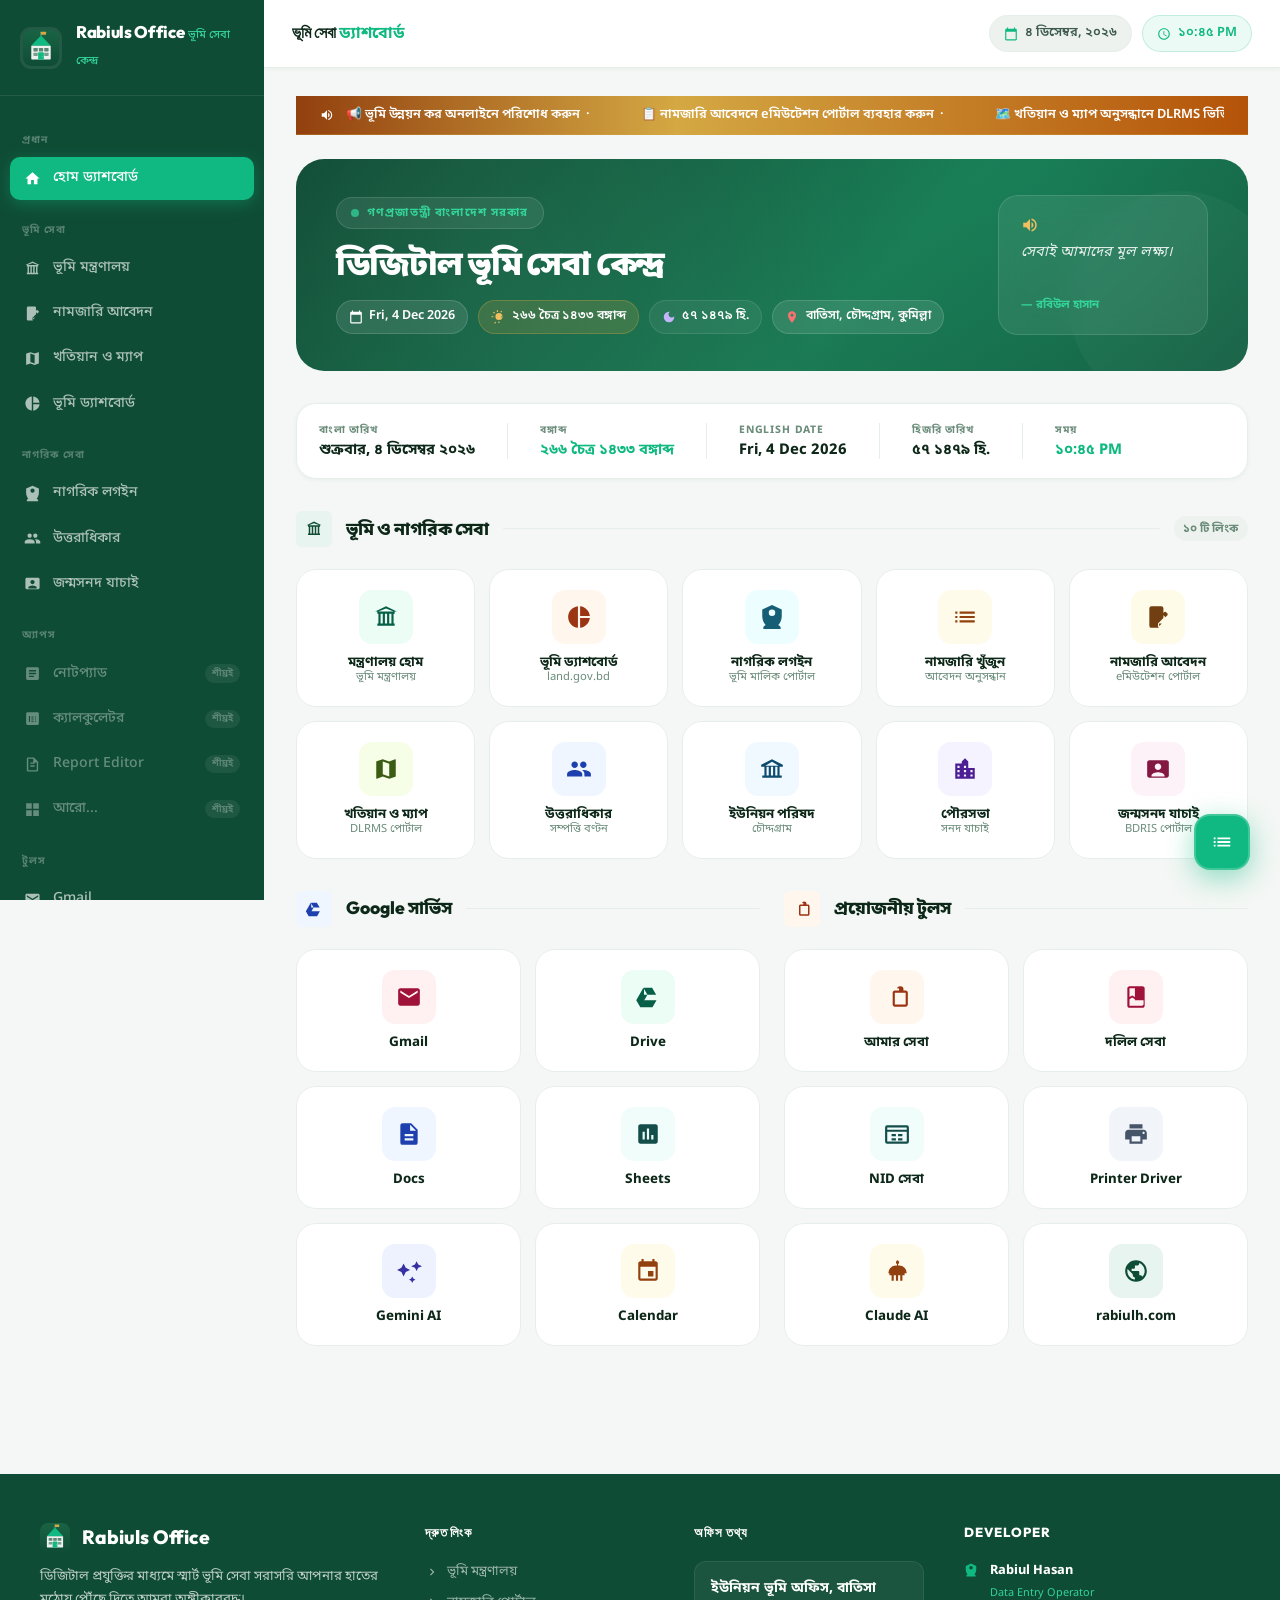
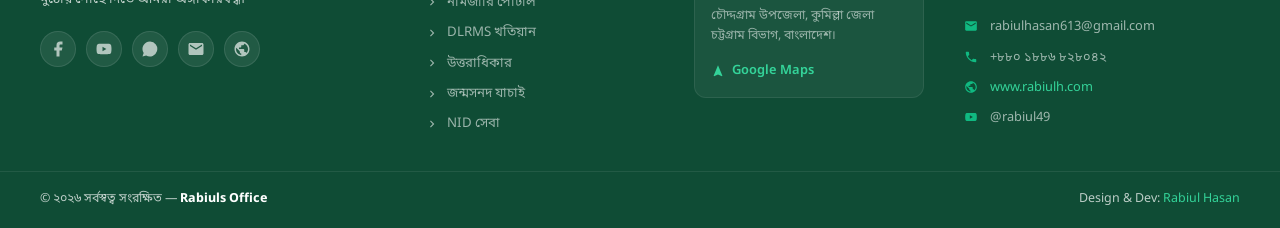
<file: index.html>
<!DOCTYPE html>
<html lang="bn" dir="ltr">
<head>
  <meta charset="UTF-8">
  <meta name="viewport" content="width=device-width, initial-scale=1.0, viewport-fit=cover">
  <meta name="theme-color" content="#0f4c35">
  <meta name="description" content="Rabiuls Office — বাতিসা ইউনিয়ন ভূমি অফিসের ডিজিটাল সার্ভিস পোর্টাল।">
  <meta name="author" content="Rabiul Hasan">
  <meta property="og:title" content="Rabiuls Office — ভূমি সেবা কেন্দ্র">
  <meta property="og:type" content="website">
  <meta property="og:url" content="https://rabiuldeo.github.io/land-office-links/">
  <meta property="og:image" content="assets/icons/icon-512.png">
  <!-- PWA -->
  <link rel="manifest" href="manifest.json">
  <meta name="mobile-web-app-capable" content="yes">
  <meta name="apple-mobile-web-app-capable" content="yes">
  <meta name="apple-mobile-web-app-status-bar-style" content="black-translucent">
  <meta name="apple-mobile-web-app-title" content="Rabiuls Office">
  <link rel="apple-touch-icon" sizes="180x180" href="assets/icons/apple-touch-icon.png">
  <meta name="msapplication-TileImage" content="assets/icons/icon-192.png">
  <meta name="msapplication-TileColor" content="#0f4c35">
  <title>হোম | Rabiuls Office</title>
  <link rel="icon" type="image/svg+xml" href="assets/icons/favicon.svg">
  <link rel="icon" type="image/png" sizes="32x32" href="assets/icons/favicon-32.png">
  <link rel="preconnect" href="https://fonts.googleapis.com">
  <link rel="preconnect" href="https://fonts.gstatic.com" crossorigin>
  <link href="https://fonts.googleapis.com/css2?family=Noto+Sans+Bengali:wght@300;400;500;600;700;800;900&family=Outfit:wght@300;400;500;600;700;800;900&display=swap" rel="stylesheet">
  <link rel="stylesheet" href="css/style.css">
</head>
<body>

<!-- SVG Sprite (inline, zero CDN) -->
<div style="display:none" aria-hidden="true">
  <svg xmlns="http://www.w3.org/2000/svg">
    <symbol id="i-house" viewBox="0 0 24 24"><path fill="currentColor" d="M10 20v-6h4v6h5v-8h3L12 3 2 12h3v8z"/></symbol>
    <symbol id="i-landmark" viewBox="0 0 24 24"><path fill="currentColor" d="M12 2L2 7h2v2h1v9H4v2h16v-2h-1V9h1V7h2L12 2zm0 2.24L19.12 7H4.88L12 4.24zM7 9h2v9H7V9zm4 0h2v9h-2V9zm4 0h2v9h-2V9z"/></symbol>
    <symbol id="i-file-pen" viewBox="0 0 24 24"><path fill="currentColor" d="M14 2H6a2 2 0 0 0-2 2v16a2 2 0 0 0 2 2h7l-1-1V18l5-5V4a2 2 0 0 0-2-2zm-1 16v2.5L15.5 18H13zm7.71-9.12-1.42-1.42a.996.996 0 0 0-1.41 0L16 9.34l2.83 2.83 1.88-1.88a.996.996 0 0 0 0-1.41z"/></symbol>
    <symbol id="i-map" viewBox="0 0 24 24"><path fill="currentColor" d="M20.5 3l-.16.03L15 5.1 9 3 3.36 4.9c-.21.07-.36.25-.36.48V20.5c0 .28.22.5.5.5l.16-.03L9 18.9l6 2.1 5.64-1.9c.21-.07.36-.25.36-.48V3.5c0-.28-.22-.5-.5-.5zM15 19l-6-2.11V5l6 2.11V19z"/></symbol>
    <symbol id="i-chart" viewBox="0 0 24 24"><path fill="currentColor" d="M11 2v20c-5.07-.5-9-4.79-9-10s3.93-9.5 9-10zm2.03 0v8.99H22c-.47-4.74-4.24-8.52-8.97-8.99zm0 11.01V22c4.74-.47 8.5-4.25 8.97-8.99h-8.97z"/></symbol>
    <symbol id="i-shield" viewBox="0 0 24 24"><path fill="currentColor" d="M12 1L3 5v6c0 5.55 3.84 10.74 9 12 5.16-1.26 9-6.45 9-12V5l-9-4zm0 4a3 3 0 1 1 0 6 3 3 0 0 1 0-6zm0 13c-2.67 0-8 1.34-8 4v1h16v-1c0-2.66-5.33-4-8-4z"/></symbol>
    <symbol id="i-users" viewBox="0 0 24 24"><path fill="currentColor" d="M16 11c1.66 0 2.99-1.34 2.99-3S17.66 5 16 5c-1.66 0-3 1.34-3 3s1.34 3 3 3zm-8 0c1.66 0 2.99-1.34 2.99-3S9.66 5 8 5C6.34 5 5 6.34 5 8s1.34 3 3 3zm0 2c-2.33 0-7 1.17-7 3.5V19h14v-2.5c0-2.33-4.67-3.5-7-3.5zm8 0c-.29 0-.62.02-.97.05 1.16.84 1.97 1.97 1.97 3.45V19h6v-2.5c0-2.33-4.67-3.5-7-3.5z"/></symbol>
    <symbol id="i-idcard" viewBox="0 0 24 24"><path fill="currentColor" d="M20 4H4c-1.1 0-2 .9-2 2v12c0 1.1.9 2 2 2h16c1.1 0 2-.9 2-2V6c0-1.1-.9-2-2-2zm-8 3c1.66 0 3 1.34 3 3s-1.34 3-3 3-3-1.34-3-3 1.34-3 3-3zm6 12H6v-1c0-2 4-3.1 6-3.1s6 1.1 6 3.1v1z"/></symbol>
    <symbol id="i-note" viewBox="0 0 24 24"><path fill="currentColor" d="M19 3H5c-1.1 0-2 .9-2 2v14c0 1.1.9 2 2 2h14c1.1 0 2-.9 2-2V5c0-1.1-.9-2-2-2zm-5 14H7v-2h7v2zm3-4H7v-2h10v2zm0-4H7V7h10v2z"/></symbol>
    <symbol id="i-calc" viewBox="0 0 24 24"><path fill="currentColor" d="M19 3H5c-1.1 0-2 .9-2 2v14c0 1.1.9 2 2 2h14c1.1 0 2-.9 2-2V5c0-1.1-.9-2-2-2zm-5.5 13.5h-3v-1.5h3v1.5zm0-3h-3V12h3v1.5zm0-3h-3V9h3v1.5zM17 16.5h-1.5V15H17v1.5zm0-3h-1.5V12H17v1.5zm0-3h-1.5V9H17v1.5zM8.5 16.5H7V8.5h1.5v8z"/></symbol>
    <symbol id="i-file" viewBox="0 0 24 24"><path fill="currentColor" d="M14 2H6a2 2 0 0 0-2 2v16a2 2 0 0 0 2 2h12a2 2 0 0 0 2-2V8l-6-6zm4 18H6V4h7v5h5v11zm-9-7h6v2H9v-2zm0-4h6v2H9V9z"/></symbol>
    <symbol id="i-grid" viewBox="0 0 24 24"><path fill="currentColor" d="M3 3h8v8H3V3zm0 10h8v8H3v-8zm10-10h8v8h-8V3zm0 10h8v8h-8v-8z"/></symbol>
    <symbol id="i-mail" viewBox="0 0 24 24"><path fill="currentColor" d="M20 4H4c-1.1 0-2 .9-2 2v12c0 1.1.9 2 2 2h16c1.1 0 2-.9 2-2V6c0-1.1-.9-2-2-2zm0 4-8 5-8-5V6l8 5 8-5v2z"/></symbol>
    <symbol id="i-drive" viewBox="0 0 24 24"><path fill="currentColor" d="M7.71 3.5L1.15 15l3.75 6.5L11.46 10 7.71 3.5zm.58 0h7.5l3.75 6.5H8.29L8.29 3.5zm11.56 11.5-3.75 6.5H4.9l3.75-6.5h11.2z"/></symbol>
    <symbol id="i-docs" viewBox="0 0 24 24"><path fill="currentColor" d="M14 2H6a2 2 0 0 0-2 2v16a2 2 0 0 0 2 2h12a2 2 0 0 0 2-2V8l-6-6zm2 16H8v-2h8v2zm0-4H8v-2h8v2zm-3-5V3.5L18.5 9H13z"/></symbol>
    <symbol id="i-sheets" viewBox="0 0 24 24"><path fill="currentColor" d="M19 3H5c-1.1 0-2 .9-2 2v14c0 1.1.9 2 2 2h14c1.1 0 2-.9 2-2V5c0-1.1-.9-2-2-2zM9 17H7v-7h2v7zm4 0h-2V7h2v10zm4 0h-2v-4h2v4z"/></symbol>
    <symbol id="i-sparkle" viewBox="0 0 24 24"><path fill="currentColor" d="m19 3 1.5 3L24 7.5 20.5 9 19 12l-1.5-3L14 7.5 17.5 6 19 3zM7 5l2 4 4 2-4 2-2 4-2-4-4-2 4-2 2-4zm8 12 1 2 2 1-2 1-1 2-1-2-2-1 2-1 1-2z"/></symbol>
    <symbol id="i-calendar" viewBox="0 0 24 24"><path fill="currentColor" d="M17 12h-5v5h5v-5zM16 1v2H8V1H6v2H5c-1.11 0-2 .9-2 2v14c0 1.1.89 2 2 2h14c1.1 0 2-.9 2-2V5c0-1.1-.9-2-2-2h-1V1h-2zm3 18H5V8h14v11z"/></symbol>
    <symbol id="i-briefcase" viewBox="0 0 24 24"><path fill="currentColor" d="M20 6h-2.18c.07-.44.18-.86.18-1a3 3 0 0 0-6 0c0 .14.11.56.18 1H10c-1.1 0-2 .9-2 2v11c0 1.1.9 2 2 2h10c1.1 0 2-.9 2-2V8c0-1.1-.9-2-2-2zm-8-1a1 1 0 0 1 2 0c0 .14-.11.56-.18 1h-1.64C12.11 5.56 12 5.14 12 5zm6 14H10V8h10v11z"/></symbol>
    <symbol id="i-book" viewBox="0 0 24 24"><path fill="currentColor" d="M18 2H6c-1.1 0-2 .9-2 2v16c0 1.1.9 2 2 2h12c1.1 0 2-.9 2-2V4c0-1.1-.9-2-2-2zM6 4h5v8l-2.5-1.5L6 12V4zm0 16V14l2.5-1.5L11 14v6H6zm6 0h-1v-5h8v3.5c0 .83-.67 1.5-1.5 1.5H12z"/></symbol>
    <symbol id="i-nid" viewBox="0 0 24 24"><path fill="currentColor" d="M21 4H3a2 2 0 0 0-2 2v13a2 2 0 0 0 2 2h18a2 2 0 0 0 2-2V6a2 2 0 0 0-2-2zM3 6h18v2H3V6zm0 13v-9h18v9H3zm4-7h4v2H7v-2zm0 4h4v2H7v-2zm6-4h4v2h-4v-2zm0 4h4v2h-4v-2z"/></symbol>
    <symbol id="i-printer" viewBox="0 0 24 24"><path fill="currentColor" d="M19 8H5c-1.66 0-3 1.34-3 3v6h4v4h12v-4h4v-6c0-1.66-1.34-3-3-3zm-3 11H8v-5h8v5zm3-7c-.55 0-1-.45-1-1s.45-1 1-1 1 .45 1 1-.45 1-1 1zm-1-9H6v4h12V3z"/></symbol>
    <symbol id="i-robot" viewBox="0 0 24 24"><path fill="currentColor" d="M12 2a2 2 0 0 1 2 2c0 .74-.4 1.39-1 1.73V7h1a7 7 0 0 1 7 7H4a7 7 0 0 1 7-7h1V5.73c-.6-.34-1-.99-1-1.73a2 2 0 0 1 2-2zM7 15v6h2v-6H7zm8 0v6h2v-6h-2zm-4 0v6h2v-6h-2zM5 14v2h14v-2H5z"/></symbol>
    <symbol id="i-globe" viewBox="0 0 24 24"><path fill="currentColor" d="M12 2C6.48 2 2 6.48 2 12s4.48 10 10 10 10-4.48 10-10S17.52 2 12 2zm-1 17.93c-3.95-.49-7-3.85-7-7.93 0-.62.08-1.21.21-1.79L9 15v1c0 1.1.9 2 2 2v1.93zm6.9-2.54c-.26-.81-1-1.39-1.9-1.39h-1v-3c0-.55-.45-1-1-1H8v-2h2c.55 0 1-.45 1-1V7h2c1.1 0 2-.9 2-2v-.41c2.93 1.19 5 4.06 5 7.41 0 2.08-.8 3.97-2.1 5.39z"/></symbol>
    <symbol id="i-bars" viewBox="0 0 24 24"><path fill="currentColor" d="M3 18h18v-2H3v2zm0-5h18v-2H3v2zm0-7v2h18V6H3z"/></symbol>
    <symbol id="i-calday" viewBox="0 0 24 24"><path fill="currentColor" d="M20 3h-1V1h-2v2H7V1H5v2H4c-1.1 0-2 .9-2 2v16c0 1.1.9 2 2 2h16c1.1 0 2-.9 2-2V5c0-1.1-.9-2-2-2zm0 18H4V8h16v13z"/></symbol>
    <symbol id="i-clock" viewBox="0 0 24 24"><path fill="currentColor" d="M11.99 2C6.47 2 2 6.48 2 12s4.47 10 9.99 10C17.52 22 22 17.52 22 12S17.52 2 11.99 2zm.01 18c-4.42 0-8-3.58-8-8s3.58-8 8-8 8 3.58 8 8-3.58 8-8 8zm.5-13H11v6l5.25 3.15.75-1.23-4.5-2.67V7z"/></symbol>
    <symbol id="i-download" viewBox="0 0 24 24"><path fill="currentColor" d="M19 9h-4V3H9v6H5l7 7 7-7zM5 18v2h14v-2H5z"/></symbol>
    <symbol id="i-horn" viewBox="0 0 24 24"><path fill="currentColor" d="M3 9v6h4l5 5V4L7 9H3zm13.5 3A4.5 4.5 0 0 0 14 7.97v8.05c1.48-.73 2.5-2.25 2.5-4.02zM14 3.23v2.06c2.89.86 5 3.54 5 6.71s-2.11 5.85-5 6.71v2.06c4.01-.91 7-4.49 7-8.77s-2.99-7.86-7-8.77z"/></symbol>
    <symbol id="i-check" viewBox="0 0 24 24"><path fill="currentColor" d="M12 2C6.48 2 2 6.48 2 12s4.48 10 10 10 10-4.48 10-10S17.52 2 12 2zm-2 15-5-5 1.41-1.41L10 14.17l7.59-7.59L19 8l-9 9z"/></symbol>
    <symbol id="i-tasks" viewBox="0 0 24 24"><path fill="currentColor" d="M3 13h2v-2H3v2zm0 4h2v-2H3v2zm0-8h2V7H3v2zm4 4h14v-2H7v2zm0 4h14v-2H7v2zM7 7v2h14V7H7z"/></symbol>
    <symbol id="i-close" viewBox="0 0 24 24"><path fill="currentColor" d="M19 6.41 17.59 5 12 10.59 6.41 5 5 6.41 10.59 12 5 17.59 6.41 19 12 13.41 17.59 19 19 17.59 13.41 12z"/></symbol>
    <symbol id="i-trash" viewBox="0 0 24 24"><path fill="currentColor" d="M16 9v10H8V9h8m-1.5-6h-5l-1 1H5v2h14V4h-3.5l-1-1zM18 7H6v12c0 1.1.9 2 2 2h8c1.1 0 2-.9 2-2V7z"/></symbol>
    <symbol id="i-plus" viewBox="0 0 24 24"><path fill="currentColor" d="M19 13h-6v6h-2v-6H5v-2h6V5h2v6h6v2z"/></symbol>
    <symbol id="i-chevdown" viewBox="0 0 24 24"><path fill="currentColor" d="M7.41 8.59 12 13.17l4.59-4.58L18 10l-6 6-6-6 1.41-1.41z"/></symbol>
    <symbol id="i-chevright" viewBox="0 0 24 24"><path fill="currentColor" d="M10 6 8.59 7.41 13.17 12l-4.58 4.59L10 18l6-6z"/></symbol>
    <symbol id="i-ext" viewBox="0 0 24 24"><path fill="currentColor" d="M19 19H5V5h7V3H5a2 2 0 0 0-2 2v14a2 2 0 0 0 2 2h14a2 2 0 0 0 2-2v-7h-2v7zM14 3v2h3.59l-9.83 9.83 1.41 1.41L19 6.41V10h2V3h-7z"/></symbol>
    <symbol id="i-loc" viewBox="0 0 24 24"><path fill="currentColor" d="M12 2C8.13 2 5 5.13 5 9c0 5.25 7 13 7 13s7-7.75 7-13c0-3.87-3.13-7-7-7zm0 9.5a2.5 2.5 0 0 1 0-5 2.5 2.5 0 0 1 0 5z"/></symbol>
    <symbol id="i-moon" viewBox="0 0 24 24"><path fill="currentColor" d="M12 3a9 9 0 1 0 9 9c0-.46-.04-.92-.1-1.36a5.389 5.389 0 0 1-4.4 2.26 5.403 5.403 0 0 1-3.14-9.8c-.44-.06-.9-.1-1.36-.1z"/></symbol>
    <symbol id="i-sun" viewBox="0 0 24 24"><path fill="currentColor" d="M6.76 4.84l-1.8-1.79-1.41 1.41 1.79 1.79zM1 10.5h3v2H1v-2zm9-9.95h2V3.5h-2V.55zm7.45 3.91 1.79-1.79-1.41-1.41-1.79 1.79 1.41 1.41zM17.5 10.5h3v2h-3v-2zm-3.95-5.5a6 6 0 1 0 0 12 6 6 0 0 0 0-12zm-1 17.45h2V19.5h-2v2.95zm-7.1-.49 1.41 1.41 1.79-1.8-1.41-1.41-1.79 1.8z"/></symbol>
    <symbol id="i-fb" viewBox="0 0 24 24"><path fill="currentColor" d="M18 2h-3a5 5 0 0 0-5 5v3H7v4h3v8h4v-8h3l1-4h-4V7a1 1 0 0 1 1-1h3z"/></symbol>
    <symbol id="i-yt" viewBox="0 0 24 24"><path fill="currentColor" d="M21.58 7.19a2.76 2.76 0 0 0-1.94-1.95C18 5 12 5 12 5s-6 0-7.64.24a2.76 2.76 0 0 0-1.94 1.95A29 29 0 0 0 2 12a29 29 0 0 0 .42 4.81 2.76 2.76 0 0 0 1.94 1.95C6 19 12 19 12 19s6 0 7.64-.24a2.76 2.76 0 0 0 1.94-1.95A29 29 0 0 0 22 12a29 29 0 0 0-.42-4.81zM10 15V9l5.19 3L10 15z"/></symbol>
    <symbol id="i-wa" viewBox="0 0 24 24"><path fill="currentColor" d="M17.47 14.38c-.3-.15-1.77-.87-2.04-.97s-.47-.15-.67.15-.77.97-.95 1.17-.35.23-.65.08a8.22 8.22 0 0 1-4.1-3.59c-.31-.53.31-.49.89-1.63.1-.2.05-.37-.03-.52s-.67-1.62-.92-2.21c-.24-.58-.49-.5-.67-.51h-.57a1.1 1.1 0 0 0-.8.38 3.36 3.36 0 0 0-1.05 2.5 5.84 5.84 0 0 0 1.22 3.1c.15.2 2.1 3.2 5.09 4.49.71.31 1.27.49 1.7.63.72.23 1.37.2 1.88.12.57-.09 1.77-.73 2.02-1.43s.25-1.3.18-1.43-.27-.2-.57-.35zM12.05 2a10 10 0 0 0-8.5 15.29L2 22l4.85-1.27A10 10 0 1 0 12.05 2z"/></symbol>
    <symbol id="i-city" viewBox="0 0 24 24"><path fill="currentColor" d="M15 11V5l-3-3-3 3v2H3v14h18V11h-6zm-8 8H5v-2h2v2zm0-4H5v-2h2v2zm0-4H5v-2h2v2zm6 8h-2v-2h2v2zm0-4h-2v-2h2v2zm0-4h-2v-2h2v2zm0-4h-2V7h2v2zm6 12h-2v-2h2v2zm0-4h-2v-2h2v2z"/></symbol>
    <symbol id="i-univ" viewBox="0 0 24 24"><path fill="currentColor" d="M12 3L2 8v2h20V8L12 3zm7 7v8h2v2H3v-2h2V10h2v8h2V10h2v8h2V10h2v8h2V10h2zM12 5.25 18.16 9H5.84L12 5.25z"/></symbol>
    <symbol id="i-loc-arrow" viewBox="0 0 24 24"><path fill="currentColor" d="M12 2L4.5 20.29l.71.71L12 18l6.79 3 .71-.71z"/></symbol>
    <symbol id="i-phone" viewBox="0 0 24 24"><path fill="currentColor" d="M6.62 10.79c1.44 2.83 3.76 5.14 6.59 6.59l2.2-2.2c.27-.27.67-.36 1.02-.24 1.12.37 2.33.57 3.57.57.55 0 1 .45 1 1V20c0 .55-.45 1-1 1-9.39 0-17-7.61-17-17 0-.55.45-1 1-1h3.5c.55 0 1 .45 1 1 0 1.25.2 2.45.57 3.57.11.35.03.74-.25 1.02l-2.2 2.2z"/></symbol>
    <symbol id="i-status" viewBox="0 0 24 24"><circle fill="currentColor" cx="12" cy="12" r="5"/></symbol>
  </svg>
</div>

<!-- Helper: use svg icon -->
<!-- <svg class="icon"><use href="#i-NAME"/></svg> -->

<div id="cursor-glow" aria-hidden="true"></div>
<div class="sidebar-overlay" id="sidebar-overlay"></div>

<div class="app-shell">

  <!-- ══ SIDEBAR ═══════════════════════════ -->
  <aside class="sidebar" id="sidebar" role="navigation" aria-label="প্রধান নেভিগেশন">

    <div class="sidebar-logo">
      <img src="assets/icons/logo.svg" alt="Rabiuls Office">
      <div class="sidebar-logo-text">
        <span class="brand">Rabiuls Office</span>
        <span class="sub">ভূমি সেবা কেন্দ্র</span>
      </div>
    </div>

    <nav class="sidebar-nav">

      <span class="nav-section-label">প্রধান</span>
      <a href="index.html" class="nav-link active">
        <svg class="nav-icon"><use href="#i-house"/></svg><span>হোম ড্যাশবোর্ড</span>
      </a>

      <span class="nav-section-label">ভূমি সেবা</span>
      <a href="https://minland.gov.bd/" target="_blank" rel="noopener" class="nav-link">
        <svg class="nav-icon"><use href="#i-landmark"/></svg><span>ভূমি মন্ত্রণালয়</span>
      </a>
      <a href="https://mutation.land.gov.bd/" target="_blank" rel="noopener" class="nav-link">
        <svg class="nav-icon"><use href="#i-file-pen"/></svg><span>নামজারি আবেদন</span>
      </a>
      <a href="https://dlrms.land.gov.bd/" target="_blank" rel="noopener" class="nav-link">
        <svg class="nav-icon"><use href="#i-map"/></svg><span>খতিয়ান ও ম্যাপ</span>
      </a>
      <a href="https://dashboard.land.gov.bd/dashboard" target="_blank" rel="noopener" class="nav-link">
        <svg class="nav-icon"><use href="#i-chart"/></svg><span>ভূমি ড্যাশবোর্ড</span>
      </a>

      <span class="nav-section-label">নাগরিক সেবা</span>
      <a href="https://lsg-land-owner.land.gov.bd/login" target="_blank" rel="noopener" class="nav-link">
        <svg class="nav-icon"><use href="#i-shield"/></svg><span>নাগরিক লগইন</span>
      </a>
      <a href="https://uttoradhikar.gov.bd/" target="_blank" rel="noopener" class="nav-link">
        <svg class="nav-icon"><use href="#i-users"/></svg><span>উত্তরাধিকার</span>
      </a>
      <a href="https://everify.bdris.gov.bd/" target="_blank" rel="noopener" class="nav-link">
        <svg class="nav-icon"><use href="#i-idcard"/></svg><span>জন্মসনদ যাচাই</span>
      </a>

      <span class="nav-section-label">অ্যাপস</span>
      <a href="pages/notepad.html" class="nav-link coming-soon">
        <svg class="nav-icon"><use href="#i-note"/></svg>
        <span>নোটপ্যাড</span><span class="nav-badge soon">শীঘ্রই</span>
      </a>
      <a href="pages/calculator.html" class="nav-link coming-soon">
        <svg class="nav-icon"><use href="#i-calc"/></svg>
        <span>ক্যালকুলেটর</span><span class="nav-badge soon">শীঘ্রই</span>
      </a>
      <a href="pages/report-editor.html" class="nav-link coming-soon">
        <svg class="nav-icon"><use href="#i-file"/></svg>
        <span>Report Editor</span><span class="nav-badge soon">শীঘ্রই</span>
      </a>
      <a href="pages/more.html" class="nav-link coming-soon">
        <svg class="nav-icon"><use href="#i-grid"/></svg>
        <span>আরো...</span><span class="nav-badge soon">শীঘ্রই</span>
      </a>

      <span class="nav-section-label">টুলস</span>
      <a href="https://mail.google.com/" target="_blank" rel="noopener" class="nav-link">
        <svg class="nav-icon"><use href="#i-mail"/></svg><span>Gmail</span>
      </a>
      <a href="https://drive.google.com/" target="_blank" rel="noopener" class="nav-link">
        <svg class="nav-icon"><use href="#i-drive"/></svg><span>Google Drive</span>
      </a>
      <a href="https://gemini.google.com/" target="_blank" rel="noopener" class="nav-link">
        <svg class="nav-icon"><use href="#i-sparkle"/></svg><span>Gemini AI</span>
      </a>

    </nav>

    <div class="sidebar-footer">
      <div class="sidebar-dev">
        <div class="dev-avatar">RH</div>
        <div class="dev-info">
          <p class="name">Rabiul Hasan</p>
          <p class="role">DEO · বাতিসা ভূমি অফিস</p>
        </div>
      </div>
    </div>
  </aside>

  <!-- ══ HEADER ═════════════════════════════ -->
  <header class="header" role="banner">
    <div class="header-left">
      <button class="menu-toggle" id="menu-toggle" aria-label="মেনু">
        <svg class="icon-sm"><use href="#i-bars"/></svg>
      </button>
      <div class="header-title">ভূমি সেবা <span>ড্যাশবোর্ড</span></div>
    </div>
    <div class="header-right">
      <div class="header-pill">
        <svg class="icon-xs" style="color:var(--accent)"><use href="#i-calday"/></svg>
        <span data-date="header">লোড হচ্ছে...</span>
      </div>
      <div class="header-pill" style="background:rgba(16,185,129,0.08);border-color:rgba(16,185,129,0.2);color:var(--accent)">
        <svg class="icon-xs"><use href="#i-clock"/></svg>
        <span data-time>--:--</span>
      </div>
      <button class="btn-install" id="btn-install" onclick="installApp()" aria-label="ইন্সটল">
        <svg class="icon-xs"><use href="#i-download"/></svg><span>ইন্সটল</span>
      </button>
    </div>
  </header>

  <!-- ══ MAIN ═══════════════════════════════ -->
  <main class="main-content" id="main" role="main">

    <!-- Notice Ticker -->
    <div class="notice-bar">
      <svg class="icon-xs" style="flex-shrink:0"><use href="#i-horn"/></svg>
      <div class="notice-ticker-wrap">
        <div class="notice-ticker">
          <span>📢 ভূমি উন্নয়ন কর অনলাইনে পরিশোধ করুন &nbsp;·&nbsp;</span>
          <span>📋 নামজারি আবেদনে eমিউটেশন পোর্টাল ব্যবহার করুন &nbsp;·&nbsp;</span>
          <span>🗺️ খতিয়ান ও ম্যাপ অনুসন্ধানে DLRMS ভিজিট করুন &nbsp;·&nbsp;</span>
          <span>📞 যোগাযোগ: +৮৮০১৮৮৬৮২৮০৪২ &nbsp;·&nbsp;</span>
          <span>🌐 www.rabiulh.com &nbsp;·&nbsp;</span>
          <span>📢 ভূমি উন্নয়ন কর অনলাইনে পরিশোধ করুন &nbsp;·&nbsp;</span>
          <span>📋 নামজারি আবেদনে eমিউটেশন পোর্টাল ব্যবহার করুন &nbsp;·&nbsp;</span>
          <span>🗺️ খতিয়ান ও ম্যাপ অনুসন্ধানে DLRMS ভিজিট করুন &nbsp;·&nbsp;</span>
          <span>📞 যোগাযোগ: +৮৮০১৮৮৬৮২৮০৪২ &nbsp;·&nbsp;</span>
          <span>🌐 www.rabiulh.com &nbsp;·&nbsp;</span>
        </div>
      </div>
    </div>

    <!-- Hero -->
    <div class="page-hero fade-in-up" style="margin-top:1.5rem">
      <div class="hero-grid">
        <div>
          <div class="hero-eyebrow">
            <svg style="width:8px;height:8px;flex-shrink:0" viewBox="0 0 24 24"><circle fill="currentColor" cx="12" cy="12" r="12"><animate attributeName="opacity" values="1;0.3;1" dur="2.2s" repeatCount="indefinite"/></circle></svg>
            গণপ্রজাতন্ত্রী বাংলাদেশ সরকার
          </div>
          <h1 class="hero-title">ডিজিটাল ভূমি সেবা কেন্দ্র</h1>
          <div class="hero-meta">
            <div class="hero-badge">
              <svg class="icon-xs"><use href="#i-calday"/></svg>
              <span data-date="en">লোড হচ্ছে...</span>
            </div>
            <div class="hero-badge" style="background:rgba(212,168,67,0.18);border-color:rgba(212,168,67,0.3);">
              <svg class="icon-xs" style="color:var(--gold-light)"><use href="#i-sun"/></svg>
              <span data-date="bs">লোড হচ্ছে...</span>
            </div>
            <div class="hero-badge" style="background:rgba(255,255,255,0.06);border-color:rgba(255,255,255,0.1);">
              <svg class="icon-xs" style="color:#c4b5fd"><use href="#i-moon"/></svg>
              <span data-date="hijri">লোড হচ্ছে...</span>
            </div>
            <div class="hero-badge">
              <svg class="icon-xs" style="color:#f87171"><use href="#i-loc"/></svg>
              <span>বাতিসা, চৌদ্দগ্রাম, কুমিল্লা</span>
            </div>
          </div>
        </div>
        <div class="hero-quote">
          <svg class="icon-sm" style="color:var(--gold-light)"><use href="#i-horn"/></svg>
          <p id="quote-text" class="quote-text">সেবাই আমাদের মূল লক্ষ্য।</p>
          <span class="quote-dash">— রবিউল হাসান</span>
        </div>
      </div>
    </div>

    <!-- Date Widget -->
    <div class="date-widget fade-in-up delay-1">
      <div class="date-item">
        <span class="label">বাংলা তারিখ</span>
        <span class="value" data-date="bn">লোড হচ্ছে...</span>
      </div>
      <div class="date-divider"></div>
      <div class="date-item">
        <span class="label">বঙ্গাব্দ</span>
        <span class="value accent" data-date="bs">লোড হচ্ছে...</span>
      </div>
      <div class="date-divider"></div>
      <div class="date-item">
        <span class="label">English Date</span>
        <span class="value" data-date="en">লোড হচ্ছে...</span>
      </div>
      <div class="date-divider"></div>
      <div class="date-item">
        <span class="label">হিজরি তারিখ</span>
        <span class="value" data-date="hijri">লোড হচ্ছে...</span>
      </div>
      <div class="date-divider"></div>
      <div class="date-item">
        <span class="label">সময়</span>
        <span class="value accent" data-time>--:--</span>
      </div>
    </div>

    <!-- ভূমি ও নাগরিক সেবা -->
    <section class="fade-in-up delay-2" aria-labelledby="land-heading">
      <div class="section-header">
        <div class="section-icon bg-primary">
          <svg class="icon-sm" style="color:var(--primary)"><use href="#i-landmark"/></svg>
        </div>
        <h2 class="section-title" id="land-heading">ভূমি ও নাগরিক সেবা</h2>
        <div class="section-line"></div>
        <span class="section-count">১০ টি লিংক</span>
      </div>
      <div class="cards-grid-lg">

        <a href="https://minland.gov.bd/" target="_blank" rel="noopener" class="link-card">
          <svg class="card-ext"><use href="#i-ext"/></svg>
          <div class="card-icon-wrap bg-emerald"><svg class="icon-lg"><use href="#i-landmark"/></svg></div>
          <div><div class="card-label">মন্ত্রণালয় হোম</div><div class="card-sub">ভূমি মন্ত্রণালয়</div></div>
        </a>

        <a href="https://dashboard.land.gov.bd/dashboard" target="_blank" rel="noopener" class="link-card">
          <svg class="card-ext"><use href="#i-ext"/></svg>
          <div class="card-icon-wrap bg-orange"><svg class="icon-lg"><use href="#i-chart"/></svg></div>
          <div><div class="card-label">ভূমি ড্যাশবোর্ড</div><div class="card-sub">land.gov.bd</div></div>
        </a>

        <a href="https://lsg-land-owner.land.gov.bd/login" target="_blank" rel="noopener" class="link-card">
          <svg class="card-ext"><use href="#i-ext"/></svg>
          <div class="card-icon-wrap bg-cyan"><svg class="icon-lg"><use href="#i-shield"/></svg></div>
          <div><div class="card-label">নাগরিক লগইন</div><div class="card-sub">ভূমি মালিক পোর্টাল</div></div>
        </a>

        <a href="https://mutation.land.gov.bd/search-application" target="_blank" rel="noopener" class="link-card">
          <svg class="card-ext"><use href="#i-ext"/></svg>
          <div class="card-icon-wrap bg-amber"><svg class="icon-lg"><use href="#i-tasks"/></svg></div>
          <div><div class="card-label">নামজারি খুঁজুন</div><div class="card-sub">আবেদন অনুসন্ধান</div></div>
        </a>

        <a href="https://mutation.land.gov.bd/" target="_blank" rel="noopener" class="link-card">
          <svg class="card-ext"><use href="#i-ext"/></svg>
          <div class="card-icon-wrap bg-gold"><svg class="icon-lg"><use href="#i-file-pen"/></svg></div>
          <div><div class="card-label">নামজারি আবেদন</div><div class="card-sub">eমিউটেশন পোর্টাল</div></div>
        </a>

        <a href="https://dlrms.land.gov.bd/" target="_blank" rel="noopener" class="link-card">
          <svg class="card-ext"><use href="#i-ext"/></svg>
          <div class="card-icon-wrap bg-lime"><svg class="icon-lg"><use href="#i-map"/></svg></div>
          <div><div class="card-label">খতিয়ান ও ম্যাপ</div><div class="card-sub">DLRMS পোর্টাল</div></div>
        </a>

        <a href="https://uttoradhikar.gov.bd/" target="_blank" rel="noopener" class="link-card">
          <svg class="card-ext"><use href="#i-ext"/></svg>
          <div class="card-icon-wrap bg-blue"><svg class="icon-lg"><use href="#i-users"/></svg></div>
          <div><div class="card-label">উত্তরাধিকার</div><div class="card-sub">সম্পত্তি বণ্টন</div></div>
        </a>

        <a href="https://chauddagram.comillalg.gov.bd/" target="_blank" rel="noopener" class="link-card">
          <svg class="card-ext"><use href="#i-ext"/></svg>
          <div class="card-icon-wrap bg-sky"><svg class="icon-lg"><use href="#i-univ"/></svg></div>
          <div><div class="card-label">ইউনিয়ন পরিষদ</div><div class="card-sub">চৌদ্দগ্রাম</div></div>
        </a>

        <a href="https://cgpoura.gov.bd/verify" target="_blank" rel="noopener" class="link-card">
          <svg class="card-ext"><use href="#i-ext"/></svg>
          <div class="card-icon-wrap bg-violet"><svg class="icon-lg"><use href="#i-city"/></svg></div>
          <div><div class="card-label">পৌরসভা</div><div class="card-sub">সনদ যাচাই</div></div>
        </a>

        <a href="https://everify.bdris.gov.bd/" target="_blank" rel="noopener" class="link-card">
          <svg class="card-ext"><use href="#i-ext"/></svg>
          <div class="card-icon-wrap bg-pink"><svg class="icon-lg"><use href="#i-idcard"/></svg></div>
          <div><div class="card-label">জন্মসনদ যাচাই</div><div class="card-sub">BDRIS পোর্টাল</div></div>
        </a>

      </div>
    </section>

    <!-- Google + Tools -->
    <div class="info-grid fade-in-up delay-3">

      <section aria-labelledby="google-heading">
        <div class="section-header">
          <div class="section-icon bg-blue"><svg class="icon-sm" style="color:#1e40af"><use href="#i-drive"/></svg></div>
          <h2 class="section-title" id="google-heading">Google সার্ভিস</h2>
          <div class="section-line"></div>
        </div>
        <div class="cards-grid">
          <a href="https://mail.google.com/" target="_blank" rel="noopener" class="link-card">
            <svg class="card-ext"><use href="#i-ext"/></svg>
            <div class="card-icon-wrap bg-rose"><svg class="icon-lg"><use href="#i-mail"/></svg></div>
            <div class="card-label">Gmail</div>
          </a>
          <a href="https://drive.google.com/" target="_blank" rel="noopener" class="link-card">
            <svg class="card-ext"><use href="#i-ext"/></svg>
            <div class="card-icon-wrap bg-emerald"><svg class="icon-lg"><use href="#i-drive"/></svg></div>
            <div class="card-label">Drive</div>
          </a>
          <a href="https://docs.google.com/" target="_blank" rel="noopener" class="link-card">
            <svg class="card-ext"><use href="#i-ext"/></svg>
            <div class="card-icon-wrap bg-blue"><svg class="icon-lg"><use href="#i-docs"/></svg></div>
            <div class="card-label">Docs</div>
          </a>
          <a href="https://sheets.google.com/" target="_blank" rel="noopener" class="link-card">
            <svg class="card-ext"><use href="#i-ext"/></svg>
            <div class="card-icon-wrap bg-teal"><svg class="icon-lg"><use href="#i-sheets"/></svg></div>
            <div class="card-label">Sheets</div>
          </a>
          <a href="https://gemini.google.com/" target="_blank" rel="noopener" class="link-card">
            <svg class="card-ext"><use href="#i-ext"/></svg>
            <div class="card-icon-wrap bg-indigo"><svg class="icon-lg"><use href="#i-sparkle"/></svg></div>
            <div class="card-label">Gemini AI</div>
          </a>
          <a href="https://calendar.google.com/" target="_blank" rel="noopener" class="link-card">
            <svg class="card-ext"><use href="#i-ext"/></svg>
            <div class="card-icon-wrap bg-amber"><svg class="icon-lg"><use href="#i-calendar"/></svg></div>
            <div class="card-label">Calendar</div>
          </a>
        </div>
      </section>

      <section aria-labelledby="tools-heading">
        <div class="section-header">
          <div class="section-icon bg-orange"><svg class="icon-sm" style="color:#9a3412"><use href="#i-briefcase"/></svg></div>
          <h2 class="section-title" id="tools-heading">প্রয়োজনীয় টুলস</h2>
          <div class="section-line"></div>
        </div>
        <div class="cards-grid">
          <a href="https://e-amarseba.com/" target="_blank" rel="noopener" class="link-card">
            <svg class="card-ext"><use href="#i-ext"/></svg>
            <div class="card-icon-wrap bg-orange"><svg class="icon-lg"><use href="#i-briefcase"/></svg></div>
            <div class="card-label">আমার সেবা</div>
          </a>
          <a href="https://dolilsheba.com/" target="_blank" rel="noopener" class="link-card">
            <svg class="card-ext"><use href="#i-ext"/></svg>
            <div class="card-icon-wrap bg-rose"><svg class="icon-lg"><use href="#i-book"/></svg></div>
            <div class="card-label">দলিল সেবা</div>
          </a>
          <a href="https://nidw.gov.bd/" target="_blank" rel="noopener" class="link-card">
            <svg class="card-ext"><use href="#i-ext"/></svg>
            <div class="card-icon-wrap bg-teal"><svg class="icon-lg"><use href="#i-nid"/></svg></div>
            <div class="card-label">NID সেবা</div>
          </a>
          <a href="https://support.brother.com/g/b/downloadtop.aspx?c=us_ot&lang=en&prod=hll6210dw_us_eu_as" target="_blank" rel="noopener" class="link-card">
            <svg class="card-ext"><use href="#i-ext"/></svg>
            <div class="card-icon-wrap bg-slate"><svg class="icon-lg"><use href="#i-printer"/></svg></div>
            <div class="card-label">Printer Driver</div>
          </a>
          <a href="https://claude.ai/" target="_blank" rel="noopener" class="link-card">
            <svg class="card-ext"><use href="#i-ext"/></svg>
            <div class="card-icon-wrap bg-amber"><svg class="icon-lg"><use href="#i-robot"/></svg></div>
            <div class="card-label">Claude AI</div>
          </a>
          <a href="https://www.rabiulh.com" target="_blank" rel="noopener" class="link-card">
            <svg class="card-ext"><use href="#i-ext"/></svg>
            <div class="card-icon-wrap bg-primary"><svg class="icon-lg"><use href="#i-globe"/></svg></div>
            <div class="card-label">rabiulh.com</div>
          </a>
        </div>
      </section>
    </div>

    <div style="height:4rem"></div>
  </main>
</div><!-- /app-shell -->

<!-- ══ FOOTER ══════════════════════════════ -->
<footer class="footer" role="contentinfo">
  <div class="footer-main">
    <div class="footer-brand">
      <h3>
        <img src="assets/icons/logo.svg" alt="Rabiuls Office" style="width:30px;height:30px;border-radius:8px;">
        Rabiuls Office
      </h3>
      <p>ডিজিটাল প্রযুক্তির মাধ্যমে স্মার্ট ভূমি সেবা সরাসরি আপনার হাতের মুঠোয় পৌঁছে দিতে আমরা অঙ্গীকারবদ্ধ।</p>
      <div class="footer-social">
        <a href="https://fb.com/rabiul49" target="_blank" rel="noopener" class="social-btn" aria-label="Facebook"><svg class="icon-sm"><use href="#i-fb"/></svg></a>
        <a href="https://youtube.com/@rabiul49" target="_blank" rel="noopener" class="social-btn" aria-label="YouTube"><svg class="icon-sm"><use href="#i-yt"/></svg></a>
        <a href="https://wa.me/8801886828042" target="_blank" rel="noopener" class="social-btn" aria-label="WhatsApp"><svg class="icon-sm"><use href="#i-wa"/></svg></a>
        <a href="mailto:rabiulhasan613@gmail.com" class="social-btn" aria-label="Email"><svg class="icon-sm"><use href="#i-mail"/></svg></a>
        <a href="https://www.rabiulh.com" target="_blank" rel="noopener" class="social-btn" aria-label="Website"><svg class="icon-sm"><use href="#i-globe"/></svg></a>
      </div>
    </div>
    <div class="footer-col">
      <h4>দ্রুত লিংক</h4>
      <div class="footer-links">
        <a href="https://minland.gov.bd/" target="_blank" rel="noopener"><svg class="icon-xs"><use href="#i-chevright"/></svg>ভূমি মন্ত্রণালয়</a>
        <a href="https://mutation.land.gov.bd/" target="_blank" rel="noopener"><svg class="icon-xs"><use href="#i-chevright"/></svg>নামজারি পোর্টাল</a>
        <a href="https://dlrms.land.gov.bd/" target="_blank" rel="noopener"><svg class="icon-xs"><use href="#i-chevright"/></svg>DLRMS খতিয়ান</a>
        <a href="https://uttoradhikar.gov.bd/" target="_blank" rel="noopener"><svg class="icon-xs"><use href="#i-chevright"/></svg>উত্তরাধিকার</a>
        <a href="https://everify.bdris.gov.bd/" target="_blank" rel="noopener"><svg class="icon-xs"><use href="#i-chevright"/></svg>জন্মসনদ যাচাই</a>
        <a href="https://nidw.gov.bd/" target="_blank" rel="noopener"><svg class="icon-xs"><use href="#i-chevright"/></svg>NID সেবা</a>
      </div>
    </div>
    <div class="footer-col">
      <h4>অফিস তথ্য</h4>
      <div style="background:rgba(255,255,255,0.05);padding:1rem;border-radius:12px;border:1px solid rgba(255,255,255,0.08)">
        <p style="color:white;font-weight:700;margin-bottom:0.4rem;font-size:0.875rem">ইউনিয়ন ভূমি অফিস, বাতিসা</p>
        <p style="font-size:0.78rem;color:rgba(255,255,255,0.55);margin-bottom:0.875rem;line-height:1.6">চৌদ্দগ্রাম উপজেলা, কুমিল্লা জেলা<br>চট্টগ্রাম বিভাগ, বাংলাদেশ।</p>
        <a href="https://maps.google.com/?q=বাতিসা+চৌদ্দগ্রাম+কুমিল্লা" target="_blank" rel="noopener"
           style="color:var(--accent-light);font-size:0.8rem;font-weight:600;display:flex;align-items:center;gap:0.4rem">
          <svg class="icon-xs"><use href="#i-loc-arrow"/></svg> Google Maps
        </a>
      </div>
    </div>
    <div class="footer-col">
      <h4>Developer</h4>
      <div class="footer-contact-item">
        <svg class="icon-xs" style="color:var(--accent);flex-shrink:0;margin-top:2px"><use href="#i-shield"/></svg>
        <div><span style="color:white;font-weight:700;display:block">Rabiul Hasan</span>
        <span style="font-size:0.68rem;color:var(--accent-light)">Data Entry Operator</span></div>
      </div>
      <div class="footer-contact-item">
        <svg class="icon-xs" style="color:var(--accent);flex-shrink:0;margin-top:2px"><use href="#i-mail"/></svg>
        <a href="mailto:rabiulhasan613@gmail.com">rabiulhasan613@gmail.com</a>
      </div>
      <div class="footer-contact-item">
        <svg class="icon-xs" style="color:var(--accent);flex-shrink:0;margin-top:2px"><use href="#i-phone"/></svg>
        <a href="tel:+8801886828042">+৮৮০ ১৮৮৬ ৮২৮০৪২</a>
      </div>
      <div class="footer-contact-item">
        <svg class="icon-xs" style="color:var(--accent);flex-shrink:0;margin-top:2px"><use href="#i-globe"/></svg>
        <a href="https://www.rabiulh.com" target="_blank" rel="noopener" style="color:var(--accent-light)">www.rabiulh.com</a>
      </div>
      <div class="footer-contact-item">
        <svg class="icon-xs" style="color:var(--accent);flex-shrink:0;margin-top:2px"><use href="#i-yt"/></svg>
        <a href="https://youtube.com/@rabiul49" target="_blank" rel="noopener">@rabiul49</a>
      </div>
    </div>
  </div>
  <div class="footer-bottom">
    <p>© ২০২৬ সর্বস্বত্ব সংরক্ষিত — <strong style="color:white">Rabiuls Office</strong></p>
    <p>Design & Dev: <a href="https://www.rabiulh.com" target="_blank" rel="noopener">Rabiul Hasan</a></p>
  </div>
</footer>

<!-- FAB -->
<button class="fab-todo" id="fab-todo" onclick="openTodoModal()" aria-label="কার্যতালিকা">
  <svg style="width:22px;height:22px"><use href="#i-tasks"/></svg>
  <span class="fab-badge" id="fab-badge">০</span>
</button>

<!-- TODO MODAL -->
<div class="modal-overlay" id="todo-modal" role="dialog" aria-modal="true" aria-labelledby="modal-title">
  <div class="modal-box">
    <button class="modal-close" onclick="closeTodoModal()" aria-label="বন্ধ করুন">
      <svg style="width:16px;height:16px"><use href="#i-close"/></svg>
    </button>
    <h3 id="modal-title" style="font-size:1.2rem;font-weight:800;color:var(--text-primary);display:flex;align-items:center;gap:0.5rem">
      <svg style="width:20px;height:20px;color:var(--accent)"><use href="#i-tasks"/></svg>অফিস কার্যতালিকা
    </h3>
    <p style="font-size:0.82rem;color:var(--text-muted);margin-top:0.2rem">দৈনন্দিন কাজ ট্র্যাক করুন</p>
    <div class="todo-stats">
      <span class="stat-chip" style="background:#f0fdf4;color:#065f46;border:1px solid #bbf7d0">
        ✅ সম্পন্ন: <span id="todo-done">০</span>
      </span>
      <span class="stat-chip" style="background:#fffbeb;color:#92400e;border:1px solid #fde68a">
        ⏳ বাকি: <span id="todo-rem">০</span>
      </span>
    </div>
    <div class="todo-add">
      <input type="text" id="todo-input" class="todo-input"
        placeholder="নতুন কাজ লিখুন..." autocomplete="off" maxlength="200">
      <button class="todo-submit" onclick="addTodo()" aria-label="যোগ করুন">
        <svg style="width:18px;height:18px"><use href="#i-plus"/></svg>
      </button>
    </div>
    <div id="todo-list" style="max-height:300px;overflow-y:auto;padding-right:2px;scrollbar-width:thin"></div>
    <div id="completed-header" class="completed-header" onclick="toggleCompletedSection()" style="display:none">
      <button class="completed-toggle-btn" id="completed-toggle-btn">
        <svg style="width:16px;height:16px;color:var(--accent)"><use href="#i-check"/></svg>
        সম্পন্ন কাজের ইতিহাস
        <svg style="width:14px;height:14px;transition:transform 0.3s" id="chevron-icon"><use href="#i-chevdown"/></svg>
      </button>
    </div>
    <div id="todo-completed-list" class="completed-list" style="max-height:0;padding-right:2px;scrollbar-width:thin"></div>
  </div>
</div>

<script src="js/app.js"></script>
</body>
</html>
</file>
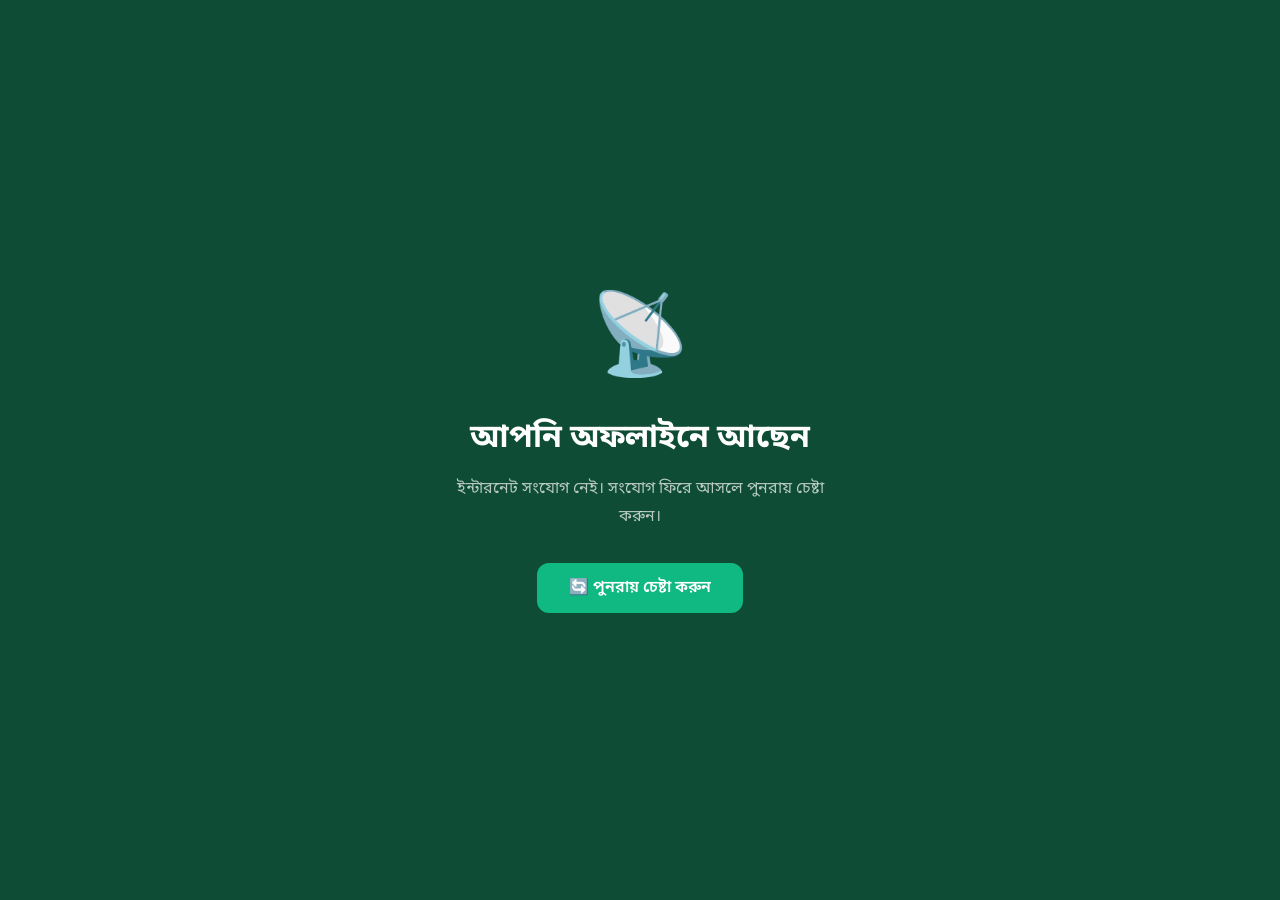
<file: offline.html>
<!DOCTYPE html>
<html lang="bn">
<head>
  <meta charset="UTF-8">
  <meta name="viewport" content="width=device-width, initial-scale=1.0">
  <title>অফলাইন - Rabiuls Office</title>
  <link href="https://fonts.googleapis.com/css2?family=Noto+Sans+Bengali:wght@300;400;500;600;700;800&display=swap" rel="stylesheet">
  <style>
    * { margin: 0; padding: 0; box-sizing: border-box; }
    body {
      font-family: 'Noto Sans Bengali', sans-serif;
      background: #0f4c35;
      color: white;
      display: flex;
      align-items: center;
      justify-content: center;
      min-height: 100vh;
      text-align: center;
      padding: 2rem;
    }
    .container { max-width: 400px; }
    .icon { font-size: 5rem; margin-bottom: 1.5rem; }
    h1 { font-size: 2rem; font-weight: 700; margin-bottom: 1rem; }
    p { color: rgba(255,255,255,0.7); margin-bottom: 2rem; line-height: 1.7; }
    button {
      background: #10b981;
      color: white;
      border: none;
      padding: 0.875rem 2rem;
      border-radius: 12px;
      font-family: 'Noto Sans Bengali', sans-serif;
      font-size: 1rem;
      font-weight: 600;
      cursor: pointer;
      transition: background 0.2s;
    }
    button:hover { background: #059669; }
  </style>
</head>
<body>
  <div class="container">
    <div class="icon">📡</div>
    <h1>আপনি অফলাইনে আছেন</h1>
    <p>ইন্টারনেট সংযোগ নেই। সংযোগ ফিরে আসলে পুনরায় চেষ্টা করুন।</p>
    <button onclick="window.location.reload()">🔄 পুনরায় চেষ্টা করুন</button>
  </div>
</body>
</html>
</file>
<file: css/style.css>
/* ============================================
   Rabiuls Office — Main Stylesheet v2
   Author: Rabiul Hasan | rabiulh.com
   Fonts: Noto Sans Bengali + Outfit (EN)
   ============================================ */

@import url('https://fonts.googleapis.com/css2?family=Noto+Sans+Bengali:wght@300;400;500;600;700;800;900&family=Outfit:wght@300;400;500;600;700;800;900&display=swap');

/* ── Variables ─────────────────────────────── */
:root {
  --primary:        #0f4c35;
  --primary-mid:    #155d42;
  --primary-light:  #1a7a53;
  --accent:         #10b981;
  --accent-light:   #34d399;
  --accent-glow:    rgba(16,185,129,0.12);
  --gold:           #d4a843;
  --gold-light:     #f0c060;

  --bg:             #f4f7f5;
  --bg-card:        #ffffff;
  --bg-alt:         #edf2ef;

  --text-primary:   #0d2818;
  --text-secondary: #3d5a4c;
  --text-muted:     #6b8c7a;

  --border:         #d4e0d8;
  --border-light:   #e6eeea;

  --shadow-xs:      0 1px 4px rgba(15,76,53,0.05);
  --shadow-sm:      0 2px 10px rgba(15,76,53,0.07);
  --shadow-md:      0 8px 28px rgba(15,76,53,0.10);
  --shadow-lg:      0 20px 50px rgba(15,76,53,0.13);
  --shadow-xl:      0 32px 72px rgba(15,76,53,0.17);

  --radius-xs:      6px;
  --radius-sm:      10px;
  --radius-md:      14px;
  --radius-lg:      20px;
  --radius-xl:      28px;

  --sidebar-w:      264px;
  --header-h:       68px;

  --ease-out:       cubic-bezier(0.22, 1, 0.36, 1);
  --ease-in-out:    cubic-bezier(0.4, 0, 0.2, 1);
  --transition:     all 0.28s var(--ease-in-out);
  --transition-slow:all 0.45s var(--ease-out);
}

/* ── Reset ─────────────────────────────────── */
*, *::before, *::after { margin:0; padding:0; box-sizing:border-box; }
html { scroll-behavior: smooth; font-size: 16px; }
body {
  font-family: 'Outfit', 'Noto Sans Bengali', sans-serif;
  background: var(--bg);
  color: var(--text-primary);
  line-height: 1.6;
  overflow-x: hidden;
  min-height: 100vh;
}
/* Bengali text elements */
:lang(bn), .bn {
  font-family: 'Noto Sans Bengali', 'Outfit', sans-serif;
}
a { text-decoration:none; color:inherit; }
ul,ol { list-style:none; }
img,svg { display:block; max-width:100%; }
button { font-family:inherit; cursor:pointer; border:none; background:none; }
input,textarea,select { font-family:inherit; }

/* ── Custom Scrollbar ──────────────────────── */
html {
  scrollbar-width: thin;
  scrollbar-color: var(--border) transparent;
}
::-webkit-scrollbar { width: 5px; height: 5px; }
::-webkit-scrollbar-track { background: transparent; }
::-webkit-scrollbar-thumb {
  background: var(--border);
  border-radius: 10px;
  transition: background 0.2s;
}
::-webkit-scrollbar-thumb:hover { background: var(--accent); }

/* ── Smooth Scroll Enhancement ─────────────── */
* { scroll-behavior: smooth; }

/* ── Layout Shell ──────────────────────────── */
.app-shell {
  display: grid;
  grid-template-columns: var(--sidebar-w) 1fr;
  grid-template-rows: var(--header-h) 1fr;
  grid-template-areas:
    "sidebar header"
    "sidebar main";
  min-height: 100vh;
}

/* ══════════════════════════════════════
   SIDEBAR
══════════════════════════════════════ */
.sidebar {
  grid-area: sidebar;
  background: var(--primary);
  color: white;
  height: 100vh;
  position: sticky;
  top: 0;
  display: flex;
  flex-direction: column;
  overflow-y: auto;
  overflow-x: hidden;
  z-index: 100;
  transition: var(--transition-slow);
  scrollbar-width: thin;
  scrollbar-color: rgba(255,255,255,0.15) transparent;
}
.sidebar::-webkit-scrollbar { width: 3px; }
.sidebar::-webkit-scrollbar-thumb { background: rgba(255,255,255,0.15); border-radius:10px; }

/* Logo */
.sidebar-logo {
  padding: 1.375rem 1.25rem;
  display: flex;
  align-items: center;
  gap: 0.875rem;
  border-bottom: 1px solid rgba(255,255,255,0.09);
  flex-shrink: 0;
}
.sidebar-logo img {
  width: 42px; height: 42px;
  border-radius: 11px;
  background: rgba(255,255,255,0.08);
  padding: 3px;
  flex-shrink: 0;
}
.sidebar-logo-text .brand {
  font-family: 'Outfit', sans-serif;
  font-size: 1.05rem; font-weight: 800;
  color: #fff; line-height: 1.2; letter-spacing:-0.02em;
}
.sidebar-logo-text .sub {
  font-size: 0.7rem; color: var(--accent-light); font-weight: 500;
}

/* Nav */
.sidebar-nav {
  flex: 1;
  padding: 1rem 0.625rem;
  display: flex;
  flex-direction: column;
  gap: 0.125rem;
}
.nav-section-label {
  font-size: 0.65rem; font-weight: 700; text-transform: uppercase;
  letter-spacing: 0.09em; color: rgba(255,255,255,0.3);
  padding: 0.875rem 0.75rem 0.375rem;
  margin-top: 0.375rem;
}
.nav-link {
  display: flex; align-items: center; gap: 0.75rem;
  padding: 0.65rem 0.875rem;
  border-radius: var(--radius-sm);
  color: rgba(255,255,255,0.65);
  font-size: 0.875rem; font-weight: 500;
  transition: var(--transition);
  white-space: nowrap;
  position: relative;
}
.nav-link:hover {
  background: rgba(255,255,255,0.09);
  color: white;
  transform: translateX(2px);
}
.nav-link.active {
  background: var(--accent);
  color: white;
  box-shadow: 0 4px 16px rgba(16,185,129,0.35);
}
.nav-link.coming-soon {
  opacity: 0.55;
  cursor: not-allowed;
}
.nav-link.coming-soon:hover {
  transform: none;
  background: rgba(255,255,255,0.04);
}
.nav-icon { width:18px; text-align:center; font-size:0.875rem; flex-shrink:0; }
.nav-badge {
  margin-left: auto;
  font-size: 0.6rem; font-weight: 700;
  background: var(--gold); color: var(--primary);
  padding: 0.1rem 0.45rem; border-radius: 20px;
  white-space: nowrap;
}
.nav-badge.soon {
  background: rgba(255,255,255,0.12);
  color: rgba(255,255,255,0.5);
}

/* Sidebar Footer */
.sidebar-footer {
  padding: 0.875rem 0.625rem;
  border-top: 1px solid rgba(255,255,255,0.09);
  flex-shrink: 0;
}
.sidebar-dev {
  display: flex; align-items: center; gap: 0.75rem;
  padding: 0.75rem;
  border-radius: var(--radius-md);
  background: rgba(255,255,255,0.06);
  border: 1px solid rgba(255,255,255,0.08);
}
.dev-avatar {
  width: 36px; height: 36px; border-radius: 50%;
  background: linear-gradient(135deg, var(--accent), var(--gold));
  display: flex; align-items:center; justify-content:center;
  font-family: 'Outfit', sans-serif;
  font-weight: 800; font-size: 0.85rem; color: var(--primary);
  flex-shrink: 0;
}
.dev-info .name { font-size:0.82rem; font-weight:700; color:white; line-height:1.2; }
.dev-info .role { font-size:0.67rem; color:var(--accent-light); }

/* ══════════════════════════════════════
   HEADER
══════════════════════════════════════ */
.header {
  grid-area: header;
  background: var(--bg-card);
  border-bottom: 1px solid var(--border-light);
  display: flex; align-items: center; justify-content: space-between;
  padding: 0 1.75rem;
  position: sticky; top: 0; z-index: 90;
  height: var(--header-h);
  box-shadow: var(--shadow-xs);
}
.header-left { display: flex; align-items: center; gap: 0.875rem; }
.menu-toggle {
  width: 36px; height: 36px; border-radius: var(--radius-xs);
  background: var(--bg-alt); display: none; align-items: center;
  justify-content: center; color: var(--text-secondary);
  font-size: 1rem; transition: var(--transition); cursor: pointer;
}
.menu-toggle:hover { background: var(--accent-glow); color: var(--accent); }
.header-title {
  font-family: 'Outfit', sans-serif;
  font-size: 1rem; font-weight: 700; color: var(--text-primary);
}
.header-title span { color: var(--accent); }
.header-right { display: flex; align-items: center; gap: 0.625rem; }
.header-pill {
  display: flex; align-items: center; gap: 0.45rem;
  font-size: 0.8rem; font-weight: 600; color: var(--text-secondary);
  background: var(--bg-alt); padding: 0.45rem 0.875rem;
  border-radius: 20px; border: 1px solid var(--border-light);
  white-space: nowrap;
}
.header-pill i { color: var(--accent); font-size:0.75rem; }
.btn-install {
  display: none; align-items: center; gap: 0.45rem;
  font-size: 0.8rem; font-weight: 700;
  color: var(--accent); background: var(--accent-glow);
  padding: 0.5rem 1rem; border-radius: 20px;
  border: 1.5px solid rgba(16,185,129,0.25);
  transition: var(--transition); cursor: pointer;
  font-family: 'Outfit', sans-serif;
}
.btn-install:hover { background: var(--accent); color: white; border-color: var(--accent); }

/* ══════════════════════════════════════
   NOTICE TICKER
══════════════════════════════════════ */
.notice-bar {
  background: linear-gradient(90deg, #92400e 0%, var(--gold) 40%, #b45309 100%);
  color: white;
  padding: 0.55rem 1.5rem;
  font-size: 0.8rem; font-weight: 600;
  display: flex; align-items: center; gap: 0.75rem;
  overflow: hidden; white-space: nowrap;
  border-bottom: 1px solid rgba(212,168,67,0.3);
}
.notice-ticker-wrap { flex: 1; overflow: hidden; }
.notice-ticker {
  display: inline-flex; gap: 3rem;
  animation: ticker 35s linear infinite;
}
.notice-ticker:hover { animation-play-state: paused; }
@keyframes ticker {
  from { transform: translateX(0); }
  to   { transform: translateX(-50%); }
}

/* ══════════════════════════════════════
   MAIN CONTENT
══════════════════════════════════════ */
.main-content {
  grid-area: main;
  padding: 1.75rem 2rem 4rem;
  overflow-x: hidden;
}

/* ── Hero ──────────────────────────────────── */
.page-hero {
  background: linear-gradient(135deg, var(--primary) 0%, var(--primary-light) 60%, var(--primary-mid) 100%);
  border-radius: var(--radius-xl);
  padding: 2.25rem 2.5rem;
  color: white; margin-bottom: 2rem;
  position: relative; overflow: hidden;
}
.page-hero::before {
  content: '';
  position: absolute; inset: 0; pointer-events: none;
  background-image:
    radial-gradient(circle at 20% 50%, rgba(255,255,255,0.04) 0%, transparent 50%),
    radial-gradient(circle at 80% 20%, rgba(16,185,129,0.1) 0%, transparent 40%);
}
.page-hero::after {
  content: '';
  position: absolute; right: -40px; bottom: -40px;
  width: 220px; height: 220px;
  background: rgba(255,255,255,0.03);
  border-radius: 50%; pointer-events: none;
}
.hero-grid {
  display: grid; grid-template-columns: 1fr auto;
  gap: 2rem; align-items: center; position: relative; z-index: 1;
}
.hero-eyebrow {
  display: inline-flex; align-items: center; gap: 0.5rem;
  font-size: 0.72rem; font-weight: 700; letter-spacing: 0.1em;
  text-transform: uppercase; color: var(--accent-light);
  background: rgba(255,255,255,0.08); padding: 0.35rem 0.875rem;
  border-radius: 20px; margin-bottom: 0.875rem;
  border: 1px solid rgba(255,255,255,0.12);
}
.hero-title {
  font-family: 'Outfit', 'Noto Sans Bengali', sans-serif;
  font-size: 2.1rem; font-weight: 900; line-height: 1.2;
  margin-bottom: 1.1rem; letter-spacing: -0.025em;
}
.hero-meta { display: flex; flex-wrap: wrap; gap: 0.625rem; align-items: center; }
.hero-badge {
  display: flex; align-items: center; gap: 0.4rem;
  background: rgba(255,255,255,0.1); border: 1px solid rgba(255,255,255,0.14);
  padding: 0.35rem 0.75rem; border-radius: 20px;
  font-size: 0.78rem; font-weight: 600;
}
.hero-badge i { font-size: 0.72rem; }
.hero-quote {
  display: flex; flex-direction: column; gap: 0.5rem;
  padding: 1.25rem 1.375rem;
  background: rgba(255,255,255,0.08); border-radius: var(--radius-lg);
  border: 1px solid rgba(255,255,255,0.12);
  min-width: 210px; max-width: 270px;
  backdrop-filter: blur(12px);
}
.quote-icon { color: var(--gold-light); font-size: 1rem; }
.quote-text {
  font-size: 0.9rem; font-style: italic;
  color: rgba(255,255,255,0.88); line-height: 1.55;
  min-height: 46px; transition: opacity 0.4s;
}
.quote-dash { color: var(--accent-light); font-size: 0.72rem; font-weight: 700; }

/* ── Date Widget ────────────────────────────── */
.date-widget {
  background: var(--bg-card); border-radius: var(--radius-lg);
  border: 1px solid var(--border-light);
  padding: 1.125rem 1.375rem;
  display: flex; gap: 2rem; align-items: center;
  margin-bottom: 2rem;
  box-shadow: var(--shadow-xs);
}
.date-item { display: flex; flex-direction: column; gap: 0.1rem; }
.date-item .label {
  font-size: 0.65rem; font-weight: 700; text-transform: uppercase;
  letter-spacing: 0.08em; color: var(--text-muted);
}
.date-item .value {
  font-size: 0.92rem; font-weight: 700; color: var(--text-primary); line-height: 1.3;
}
.date-item .value.accent { color: var(--accent); }
.date-divider { width: 1px; height: 36px; background: var(--border-light); }

/* ── Section Headers ────────────────────────── */
.section-header {
  display: flex; align-items: center; gap: 0.875rem; margin-bottom: 1.375rem;
}
.section-icon {
  width: 36px; height: 36px; border-radius: var(--radius-xs);
  display: flex; align-items: center; justify-content: center;
  font-size: 0.875rem; flex-shrink: 0;
}
.section-title {
  font-family: 'Outfit', 'Noto Sans Bengali', sans-serif;
  font-size: 1.1rem; font-weight: 800; color: var(--text-primary);
}
.section-line { flex: 1; height: 1px; background: var(--border-light); }
.section-count {
  font-size: 0.72rem; font-weight: 700; color: var(--text-muted);
  background: var(--bg-alt); padding: 0.2rem 0.6rem; border-radius: 20px;
}

/* ── Link Cards ─────────────────────────────── */
.cards-grid    { display: grid; grid-template-columns: repeat(auto-fill, minmax(148px, 1fr)); gap: 0.875rem; }
.cards-grid-lg { display: grid; grid-template-columns: repeat(auto-fill, minmax(168px, 1fr)); gap: 0.875rem; }

.link-card {
  display: flex; flex-direction: column; align-items: center;
  text-align: center; padding: 1.25rem 0.875rem;
  background: var(--bg-card); border: 1px solid var(--border-light);
  border-radius: var(--radius-lg); transition: var(--transition);
  position: relative; overflow: hidden; cursor: pointer; gap: 0.625rem;
}
.link-card::after {
  content: ''; position: absolute; bottom: 0; left: 0; right: 0;
  height: 3px; background: var(--accent);
  transform: scaleX(0); transform-origin: left;
  transition: transform 0.3s var(--ease-out);
}
.link-card:hover {
  transform: translateY(-5px);
  border-color: rgba(16,185,129,0.35);
  box-shadow: var(--shadow-md), 0 0 0 1px rgba(16,185,129,0.08);
}
.link-card:hover::after { transform: scaleX(1); }
.link-card:active { transform: translateY(-2px); }

.card-icon-wrap {
  width: 54px; height: 54px; border-radius: 13px;
  display: flex; align-items: center; justify-content: center;
  font-size: 1.375rem; transition: transform 0.25s var(--ease-out);
  flex-shrink: 0;
}
.link-card:hover .card-icon-wrap { transform: scale(1.12) rotate(-3deg); }
.card-label { font-size: 0.83rem; font-weight: 700; color: var(--text-primary); line-height: 1.3; }
.card-sub   { font-size: 0.7rem;  color: var(--text-muted); line-height: 1.3; }
.card-ext {
  position: absolute; top: 0.5rem; right: 0.5rem;
  font-size: 0.55rem; color: var(--text-muted); opacity: 0; transition: opacity 0.2s;
}
.link-card:hover .card-ext { opacity: 0.6; }

/* ── 2-col info grid ───────────────────────── */
.info-grid {
  display: grid; grid-template-columns: 1fr 1fr;
  gap: 1.5rem; margin-top: 2rem;
}

/* ══════════════════════════════════════
   FOOTER
══════════════════════════════════════ */
.footer { background: var(--primary); color: rgba(255,255,255,0.72); }
.footer-main {
  padding: 3rem 2.5rem 2rem;
  display: grid; grid-template-columns: 1.5fr 1fr 1fr 1.2fr;
  gap: 2.5rem; max-width: 1280px; margin: 0 auto;
}
.footer-brand h3 {
  font-family: 'Outfit', sans-serif;
  color: white; font-size: 1.2rem; font-weight: 800;
  margin-bottom: 0.75rem; display: flex; align-items: center; gap: 0.75rem;
}
.footer-brand p { font-size: 0.83rem; line-height: 1.75; margin-bottom: 1.25rem; }
.footer-social { display: flex; gap: 0.625rem; }
.social-btn {
  width: 36px; height: 36px; border-radius: 50%;
  background: rgba(255,255,255,0.08); border: 1px solid rgba(255,255,255,0.1);
  display: flex; align-items:center; justify-content:center;
  color: rgba(255,255,255,0.65); font-size: 0.85rem; transition: var(--transition);
}
.social-btn:hover {
  background: var(--accent); border-color: var(--accent); color: white;
  transform: translateY(-2px);
}
.footer-col h4 {
  color: white; font-family: 'Outfit', sans-serif;
  font-size: 0.82rem; font-weight: 800; margin-bottom: 1.125rem;
  text-transform: uppercase; letter-spacing: 0.07em;
}
.footer-links { display: flex; flex-direction: column; gap: 0.575rem; }
.footer-links a {
  font-size: 0.83rem; color: rgba(255,255,255,0.58);
  display: flex; align-items: center; gap: 0.5rem;
  transition: var(--transition);
}
.footer-links a:hover { color: var(--accent-light); transform: translateX(4px); }
.footer-contact-item {
  display: flex; align-items: flex-start; gap: 0.75rem; margin-bottom: 0.7rem;
}
.footer-contact-item i { color: var(--accent); font-size: 0.85rem; margin-top: 0.15rem; width:16px; flex-shrink:0; }
.footer-contact-item span,
.footer-contact-item a { font-size: 0.8rem; line-height: 1.5; color: rgba(255,255,255,0.6); }
.footer-contact-item a:hover { color: var(--accent-light); }
.footer-bottom {
  border-top: 1px solid rgba(255,255,255,0.08);
  padding: 1.125rem 2.5rem; max-width: 1280px; margin: 0 auto;
  display: flex; align-items: center; justify-content: space-between;
  font-size: 0.78rem;
}
.footer-bottom a { color: var(--accent-light); }
.footer-bottom a:hover { color: var(--gold-light); }

/* ══════════════════════════════════════
   TODO SYSTEM
══════════════════════════════════════ */
.fab-todo {
  position: fixed; bottom: 1.875rem; right: 1.875rem;
  width: 56px; height: 56px; border-radius: 16px;
  background: var(--accent); color: white;
  display: flex; align-items: center; justify-content: center;
  font-size: 1.25rem;
  box-shadow: 0 8px 28px rgba(16,185,129,0.45);
  z-index: 200; transition: var(--transition);
  border: 2.5px solid rgba(255,255,255,0.2);
}
.fab-todo:hover { transform: scale(1.1) rotate(8deg); box-shadow: 0 12px 36px rgba(16,185,129,0.55); }
.fab-badge {
  position: absolute; top: -6px; right: -6px;
  min-width: 20px; height: 20px; background: #ef4444; color: white;
  font-size: 0.62rem; font-weight: 800; border-radius: 10px;
  display: none; align-items: center; justify-content: center;
  padding: 0 4px; font-family: 'Outfit', sans-serif;
  border: 2px solid var(--bg);
}

.modal-overlay {
  display: none; position: fixed; inset: 0;
  background: rgba(5, 20, 12, 0.65); backdrop-filter: blur(10px);
  z-index: 300; align-items: center; justify-content: center; padding: 1rem;
}
.modal-overlay.open { display: flex; animation: fadeIn 0.2s ease; }
.modal-box {
  background: var(--bg-card); border-radius: var(--radius-xl);
  padding: 1.875rem; width: 100%; max-width: 520px;
  max-height: 88vh; overflow-y: auto; position: relative;
  animation: slideUp 0.35s var(--ease-out);
  box-shadow: var(--shadow-xl);
  scrollbar-width: thin; scrollbar-color: var(--border) transparent;
}
.modal-close {
  position: absolute; top: 1.125rem; right: 1.125rem;
  width: 30px; height: 30px; border-radius: 50%;
  background: var(--bg-alt); display: flex; align-items:center; justify-content:center;
  color: var(--text-muted); transition: var(--transition); font-size: 0.85rem;
}
.modal-close:hover { background: #fef2f2; color: #ef4444; }

/* Tab system inside modal */
.todo-tabs {
  display: flex; gap: 0.25rem; background: var(--bg-alt);
  padding: 0.25rem; border-radius: var(--radius-sm);
  margin: 1rem 0;
}
.todo-tab {
  flex: 1; padding: 0.5rem; border-radius: var(--radius-xs);
  font-size: 0.8rem; font-weight: 700; color: var(--text-muted);
  transition: var(--transition); text-align: center; cursor: pointer;
}
.todo-tab.active { background: var(--bg-card); color: var(--accent); box-shadow: var(--shadow-xs); }
.todo-tab:hover:not(.active) { color: var(--text-primary); }

.todo-add { display: flex; gap: 0.625rem; margin-bottom: 1rem; }
.todo-input {
  flex: 1; padding: 0.7rem 1rem;
  border: 1.5px solid var(--border); border-radius: var(--radius-md);
  font-size: 0.875rem; background: var(--bg-alt); color: var(--text-primary);
  outline: none; transition: var(--transition);
}
.todo-input:focus { border-color: var(--accent); background: white; box-shadow: 0 0 0 3px var(--accent-glow); }
.todo-submit {
  padding: 0.7rem 1.1rem; background: var(--accent); color: white;
  border-radius: var(--radius-md); font-size: 0.95rem; transition: var(--transition);
}
.todo-submit:hover { background: var(--primary-light); }

.todo-item {
  display: flex; align-items: center; justify-content: space-between;
  padding: 0.8rem 0.875rem; border-radius: var(--radius-md);
  background: var(--bg-alt); border: 1px solid var(--border-light);
  margin-bottom: 0.45rem; transition: var(--transition); gap: 0.75rem;
  animation: fadeInUp 0.25s var(--ease-out);
}
.todo-item:hover { border-color: var(--accent); }
.todo-item.done { opacity: 0.55; }
.todo-item-left { display: flex; align-items: center; gap: 0.625rem; flex: 1; min-width: 0; }
.todo-num {
  width: 22px; height: 22px; border-radius: 50%;
  background: var(--bg-card); border: 1px solid var(--border);
  display: flex; align-items:center; justify-content:center;
  font-size: 0.65rem; font-weight: 700; color: var(--text-muted); flex-shrink: 0;
  font-family: 'Outfit', sans-serif;
}
.todo-text {
  font-size: 0.875rem; font-weight: 500; color: var(--text-primary); word-break: break-word;
}
.todo-item.done .todo-text { text-decoration: line-through; color: var(--text-muted); }
.todo-date-badge {
  font-size: 0.65rem; color: var(--text-muted); white-space: nowrap;
  background: var(--bg-alt); padding: 0.1rem 0.4rem; border-radius: 20px;
  border: 1px solid var(--border-light); flex-shrink: 0;
}
.todo-del { color: var(--text-muted); padding: 0.25rem; font-size: 0.82rem; transition: var(--transition); flex-shrink:0; }
.todo-del:hover { color: #ef4444; }

/* Completed section */
.completed-header {
  display: flex; align-items: center; justify-content: space-between;
  padding: 0.75rem 0; margin-top: 0.5rem;
  border-top: 1px solid var(--border-light);
  cursor: pointer;
}
.completed-toggle-btn {
  font-size: 0.78rem; font-weight: 700; color: var(--text-muted);
  display: flex; align-items: center; gap: 0.5rem;
}
.completed-toggle-btn i { transition: transform 0.3s var(--ease-out); font-size: 0.7rem; }
.completed-toggle-btn.open i { transform: rotate(180deg); }
.completed-list {
  overflow: hidden;
  transition: max-height 0.4s var(--ease-out), opacity 0.3s ease;
  max-height: 0; opacity: 0;
}
.completed-list.open { max-height: 600px; opacity: 1; }

/* Stats bar */
.todo-stats {
  display: flex; gap: 0.625rem; flex-wrap: wrap; margin: 0.75rem 0;
}
.stat-chip {
  font-size: 0.72rem; font-weight: 700;
  padding: 0.25rem 0.7rem; border-radius: 20px;
}

/* ══════════════════════════════════════
   ANIMATIONS
══════════════════════════════════════ */
@keyframes fadeIn  { from { opacity:0 } to { opacity:1 } }
@keyframes slideUp { from { transform:translateY(28px); opacity:0 } to { transform:translateY(0); opacity:1 } }
@keyframes fadeInUp{ from { opacity:0; transform:translateY(12px) } to { opacity:1; transform:translateY(0) } }
@keyframes pulse-dot { 0%,100% { opacity:1; transform:scale(1) } 50% { opacity:0.4; transform:scale(0.85) } }

.fade-in-up { animation: fadeInUp 0.5s var(--ease-out) both; }
.delay-1 { animation-delay: 0.08s; }
.delay-2 { animation-delay: 0.16s; }
.delay-3 { animation-delay: 0.24s; }
.delay-4 { animation-delay: 0.32s; }

.status-dot {
  width: 7px; height: 7px; border-radius: 50%;
  background: var(--accent); display: inline-block;
  animation: pulse-dot 2.2s ease infinite;
}

/* cursor glow */
#cursor-glow {
  position: fixed; inset: 0; pointer-events: none; z-index: 0;
  background: radial-gradient(450px circle at var(--x,-999px) var(--y,-999px),
    rgba(16,185,129,0.055), transparent 50%);
}

/* ══════════════════════════════════════
   COLOR CHIPS
══════════════════════════════════════ */
.bg-emerald { background:#ecfdf5; color:#065f46; }
.bg-blue    { background:#eff6ff; color:#1e40af; }
.bg-amber   { background:#fffbeb; color:#92400e; }
.bg-rose    { background:#fff1f2; color:#9f1239; }
.bg-indigo  { background:#eef2ff; color:#3730a3; }
.bg-cyan    { background:#ecfeff; color:#155e75; }
.bg-lime    { background:#f7fee7; color:#3a5c14; }
.bg-violet  { background:#f5f3ff; color:#4c1d95; }
.bg-sky     { background:#f0f9ff; color:#0c4a6e; }
.bg-orange  { background:#fff7ed; color:#9a3412; }
.bg-pink    { background:#fdf2f8; color:#831843; }
.bg-teal    { background:#f0fdfa; color:#134e4a; }
.bg-primary { background:#e8f4ef; color:var(--primary); }
.bg-gold    { background:#fefce8; color:#713f12; }
.bg-slate   { background:#f1f5f9; color:#475569; }

/* ══════════════════════════════════════
   RESPONSIVE
══════════════════════════════════════ */
@media (max-width:1100px) {
  :root { --sidebar-w: 240px; }
  .footer-main { grid-template-columns: 1fr 1fr; gap: 2rem; }
}

@media (max-width:768px) {
  .app-shell {
    grid-template-columns: 1fr;
    grid-template-areas: "header" "main";
  }
  .sidebar {
    position: fixed; left: -100%; top: 0;
    height: 100vh; width: 280px; z-index: 1000;
    transition: left 0.35s var(--ease-out);
  }
  .sidebar.open { left: 0; box-shadow: 8px 0 40px rgba(0,0,0,0.25); }
  .sidebar-overlay {
    display: none; position: fixed; inset: 0;
    background: rgba(0,0,0,0.45); z-index: 999;
  }
  .sidebar-overlay.open { display: block; animation: fadeIn 0.2s ease; }
  .menu-toggle { display: flex; }
  .main-content { padding: 1.25rem 1rem 5rem; }
  .hero-grid { grid-template-columns: 1fr; gap: 1.375rem; }
  .hero-quote { min-width: unset; max-width: 100%; }
  .hero-title { font-size: 1.65rem; }
  .page-hero { padding: 1.75rem 1.5rem; }
  .header-pill { display: none; }
  .footer-main { grid-template-columns: 1fr; padding: 2rem 1.25rem; }
  .footer-bottom { flex-direction: column; gap: 0.4rem; text-align: center; padding: 1.125rem; }
  .info-grid { grid-template-columns: 1fr; }
  .cards-grid, .cards-grid-lg { grid-template-columns: repeat(2, 1fr); gap:0.75rem; }
  .date-widget { flex-wrap: wrap; gap: 1rem; padding: 1rem 1.25rem; }
  .date-divider { display: none; }
  .fab-todo { bottom: 1.25rem; right: 1.25rem; }
}

@media (max-width:380px) {
  .hero-title { font-size: 1.4rem; }
  .cards-grid, .cards-grid-lg { grid-template-columns: repeat(2, 1fr); }
}

@media print {
  .sidebar,.header,.fab-todo,.modal-overlay,.notice-bar { display:none!important; }
  .app-shell { grid-template-columns:1fr; grid-template-areas:"main"; }
  .main-content { padding:0; }
}

/* ══ SVG Icon Helpers ══════════════════════ */
svg.icon-xs  { width:14px; height:14px; display:inline-block; vertical-align:middle; flex-shrink:0; }
svg.icon-sm  { width:18px; height:18px; display:inline-block; vertical-align:middle; flex-shrink:0; }
svg.icon-md  { width:22px; height:22px; display:inline-block; vertical-align:middle; flex-shrink:0; }
svg.icon-lg  { width:26px; height:26px; display:inline-block; vertical-align:middle; flex-shrink:0; }
svg.nav-icon { width:17px; height:17px; display:inline-block; vertical-align:middle; flex-shrink:0; }
svg.card-ext {
  position:absolute; top:0.5rem; right:0.5rem;
  width:11px; height:11px; color:var(--text-muted);
  opacity:0; transition:opacity 0.2s;
}
.link-card:hover svg.card-ext { opacity:0.55; }

/* Ensure nav-link svg aligns */
.nav-link svg { transition: transform 0.2s; }
.nav-link:hover svg { transform: scale(1.1); }
.nav-link.active svg { filter: brightness(1.2); }
</file>
